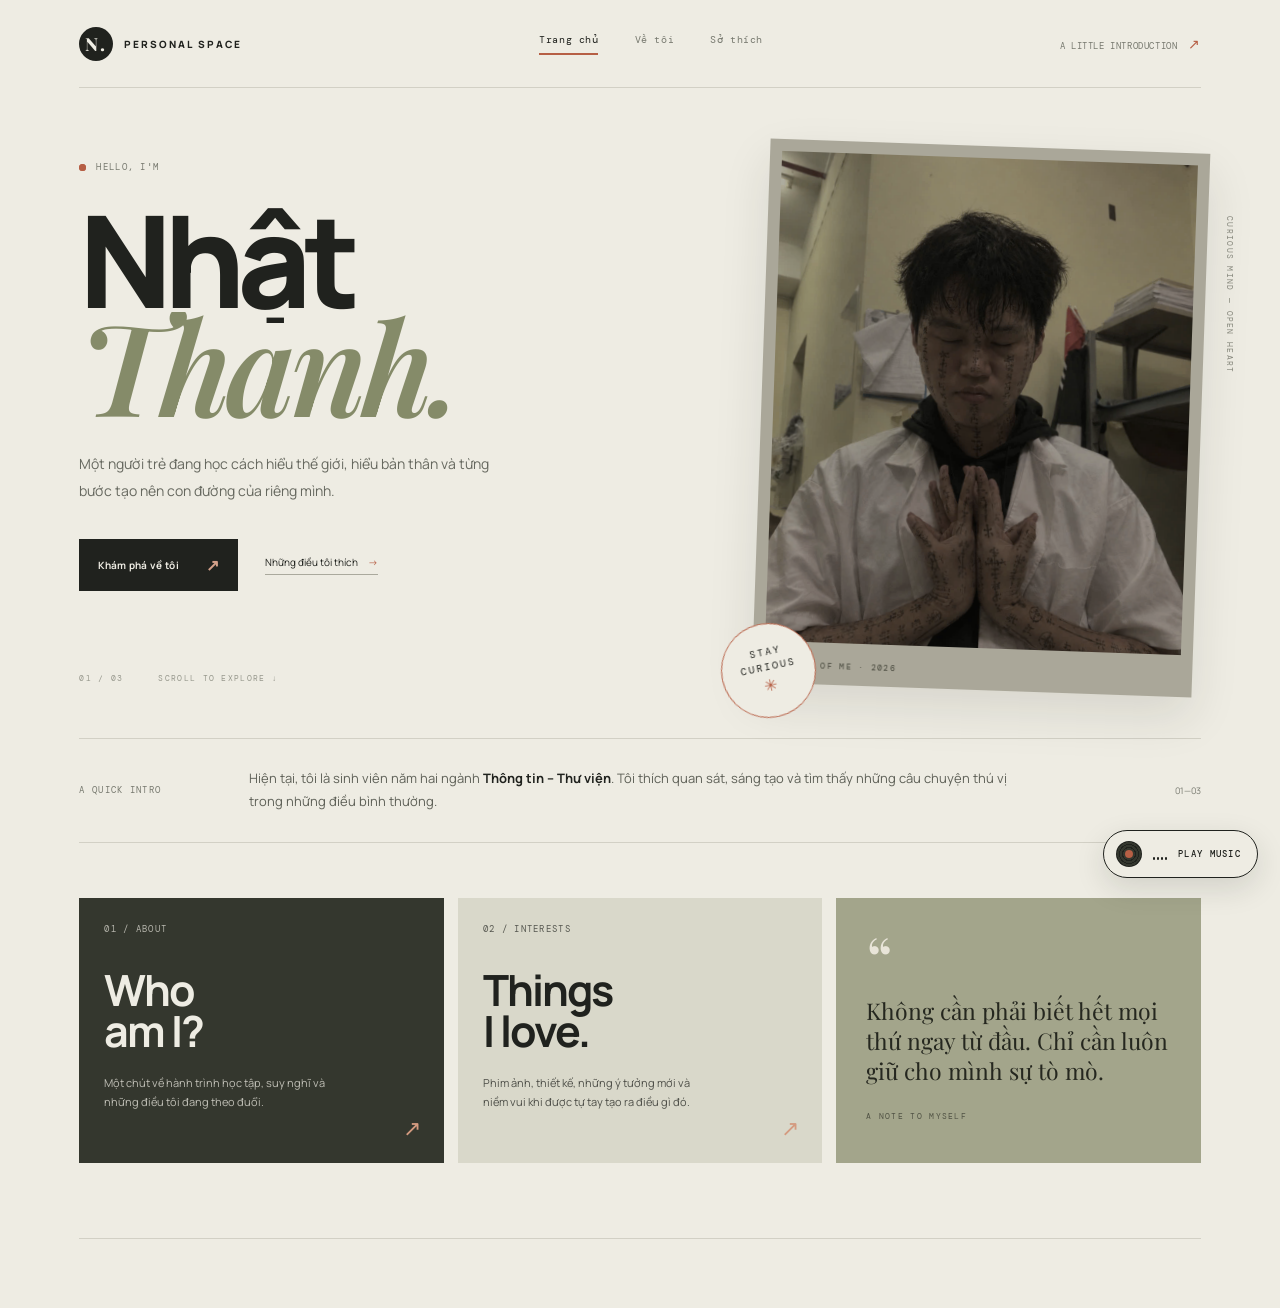
<file: index.html>
<!DOCTYPE html>
<html lang="vi">
<head>
  <meta charset="UTF-8">
  <meta name="viewport" content="width=device-width, initial-scale=1.0">
  <meta name="description" content="Một góc nhỏ giới thiệu về Nhật Thanh.">
  <title>Nhật Thanh — Personal Space</title>
  <link rel="preconnect" href="https://fonts.googleapis.com">
  <link rel="preconnect" href="https://fonts.gstatic.com" crossorigin>
  <link href="https://fonts.googleapis.com/css2?family=DM+Mono:wght@400;500&family=Manrope:wght@400;500;600;700;800&family=Playfair+Display:ital,wght@0,600;0,700;1,600&display=swap" rel="stylesheet">
  <link rel="stylesheet" href="style.css">
  <link rel="stylesheet" href="motion.css">
  <script>document.documentElement.classList.add("motion");setTimeout(function(){document.documentElement.classList.add("is-ready")},2500)</script>
  <script src="motion.js" defer></script>
</head>
<body>
  <div class="site-shell">
    <header class="topbar">
      <a class="brand" href="index.html"><span class="brand-mark">N.</span><span>PERSONAL SPACE</span></a>
      <nav aria-label="Main navigation">
        <a class="active" href="index.html">Trang chủ</a>
        <a href="about.html">Về tôi</a>
        <a href="interests.html">Sở thích</a>
      </nav>
      <span class="top-note">A LITTLE INTRODUCTION <i>↗</i></span>
    </header>

    <main>
      <section class="hero">
        <div class="hero-copy">
          <p class="eyebrow"><span class="dot"></span> HELLO, I'M</p>
          <h1>Nhật<br><em>Thanh.</em></h1>
          <p class="hero-desc">Một người trẻ đang học cách hiểu thế giới, hiểu bản thân và từng bước tạo nên con đường của riêng mình.</p>
          <div class="hero-actions">
            <a class="button button-dark" href="about.html">Khám phá về tôi <span>↗</span></a>
            <a class="text-link" href="interests.html">Những điều tôi thích <span>→</span></a>
          </div>
          <div class="hero-index"><span>01 / 03</span><span>SCROLL TO EXPLORE ↓</span></div>
        </div>
        <div class="hero-visual">
          <div class="photo-frame">
            <img src="avatar.jpg" alt="Ảnh chân dung của Nhật Thanh">
            <span class="photo-tag">A FRAME OF ME · 2026</span>
          </div>
          <div class="vertical-note">CURIOUS MIND — OPEN HEART</div>
          <div class="circle-stamp">STAY<br>CURIOUS<span>✳</span></div>
        </div>
      </section>

      <section class="intro-strip">
        <span class="strip-label">A QUICK INTRO</span>
        <p>Hiện tại, tôi là sinh viên năm hai ngành <strong>Thông tin – Thư viện</strong>. Tôi thích quan sát, sáng tạo và tìm thấy những câu chuyện thú vị trong những điều bình thường.</p>
        <span class="strip-number">01—03</span>
      </section>

      <section class="preview-grid">
        <a class="preview-card" href="about.html">
          <span class="card-number">01 / ABOUT</span>
          <h2>Who<br>am I?</h2>
          <p>Một chút về hành trình học tập, suy nghĩ và những điều tôi đang theo đuổi.</p>
          <span class="card-arrow">↗</span>
        </a>
        <a class="preview-card preview-card-light" href="interests.html">
          <span class="card-number">02 / INTERESTS</span>
          <h2>Things<br>I love.</h2>
          <p>Phim ảnh, thiết kế, những ý tưởng mới và niềm vui khi được tự tay tạo ra điều gì đó.</p>
          <span class="card-arrow">↗</span>
        </a>
        <div class="quote-card">
          <span class="quote-mark">“</span>
          <blockquote>Không cần phải biết hết mọi thứ ngay từ đầu. Chỉ cần luôn giữ cho mình sự tò mò.</blockquote>
          <span class="quote-credit">A NOTE TO MYSELF</span>
        </div>
      </section>
    </main>

    <footer><span>© 2026 NHẬT THANH</span><span>MADE WITH CURIOSITY <b>✳</b></span><a href="about.html">MORE ABOUT ME ↗</a></footer>
  </div>
</body>
</html>
</file>
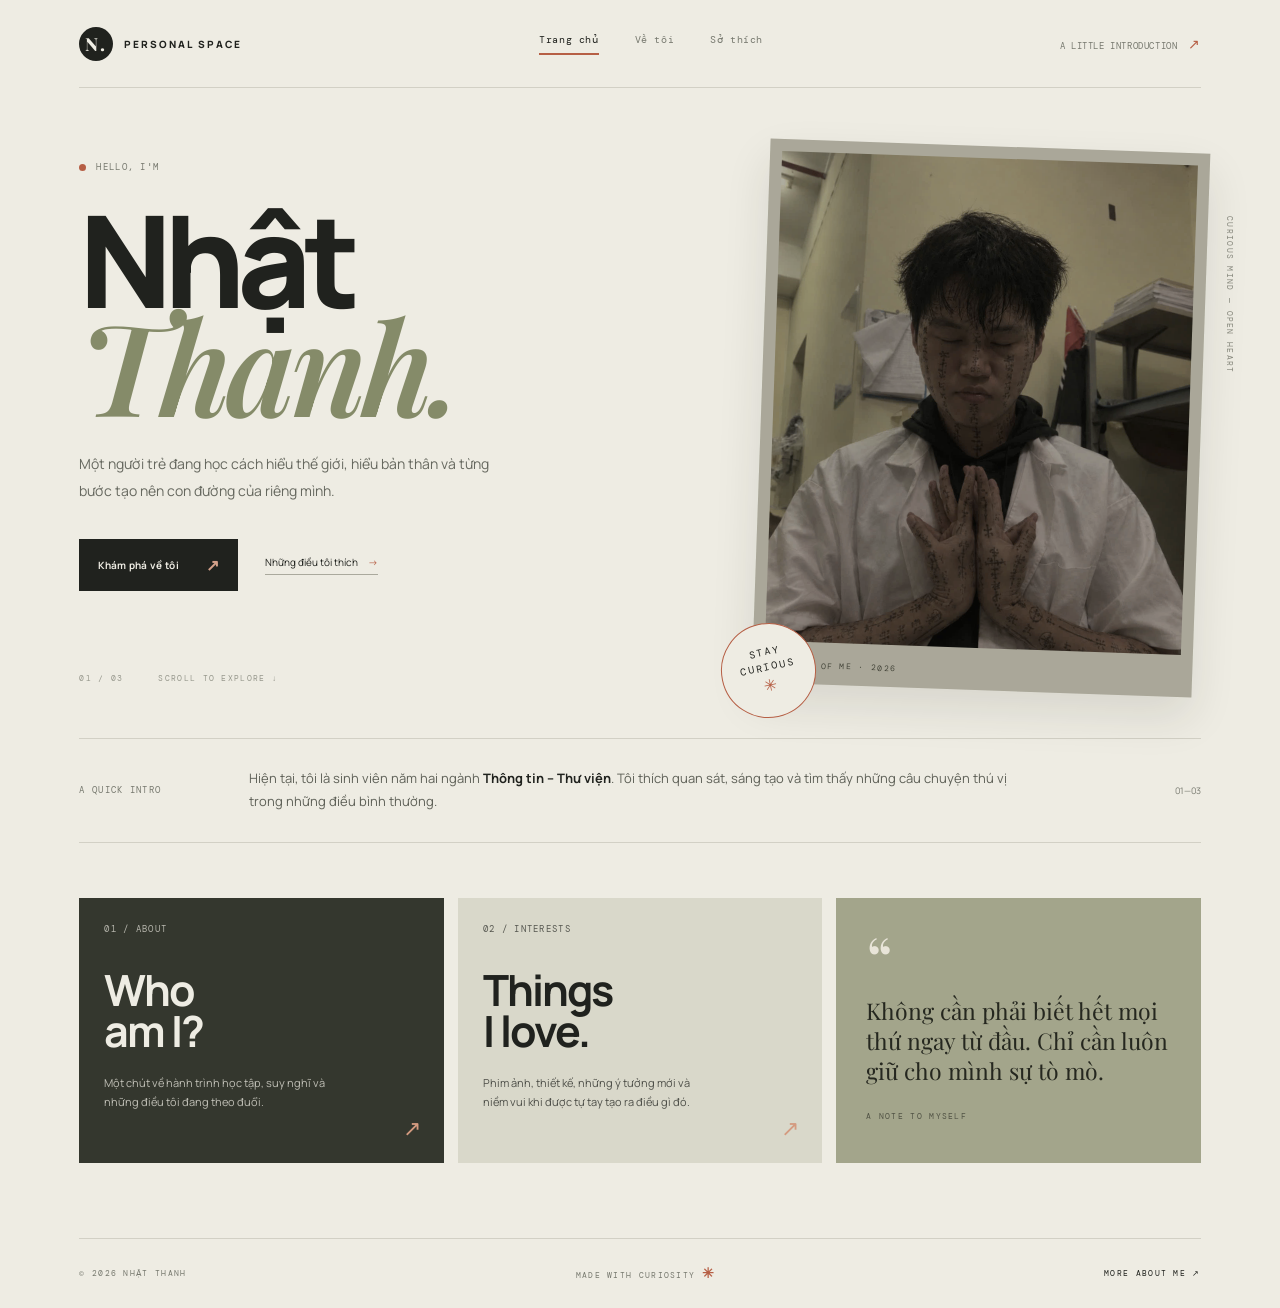
<file: nhat_thanh_personal_website/index.html>
<!DOCTYPE html>
<html lang="vi">
<head>
  <meta charset="UTF-8">
  <meta name="viewport" content="width=device-width, initial-scale=1.0">
  <meta name="description" content="Một góc nhỏ giới thiệu về Nhật Thanh.">
  <title>Nhật Thanh — Personal Space</title>
  <link rel="preconnect" href="https://fonts.googleapis.com">
  <link rel="preconnect" href="https://fonts.gstatic.com" crossorigin>
  <link href="https://fonts.googleapis.com/css2?family=DM+Mono:wght@400;500&family=Manrope:wght@400;500;600;700;800&family=Playfair+Display:ital,wght@0,600;0,700;1,600&display=swap" rel="stylesheet">
  <link rel="stylesheet" href="style.css">
</head>
<body>
  <div class="site-shell">
    <header class="topbar">
      <a class="brand" href="index.html"><span class="brand-mark">N.</span><span>PERSONAL SPACE</span></a>
      <nav aria-label="Main navigation">
        <a class="active" href="index.html">Trang chủ</a>
        <a href="about.html">Về tôi</a>
        <a href="interests.html">Sở thích</a>
      </nav>
      <span class="top-note">A LITTLE INTRODUCTION <i>↗</i></span>
    </header>

    <main>
      <section class="hero">
        <div class="hero-copy">
          <p class="eyebrow"><span class="dot"></span> HELLO, I'M</p>
          <h1>Nhật<br><em>Thanh.</em></h1>
          <p class="hero-desc">Một người trẻ đang học cách hiểu thế giới, hiểu bản thân và từng bước tạo nên con đường của riêng mình.</p>
          <div class="hero-actions">
            <a class="button button-dark" href="about.html">Khám phá về tôi <span>↗</span></a>
            <a class="text-link" href="interests.html">Những điều tôi thích <span>→</span></a>
          </div>
          <div class="hero-index"><span>01 / 03</span><span>SCROLL TO EXPLORE ↓</span></div>
        </div>
        <div class="hero-visual">
          <div class="photo-frame">
            <img src="avatar.jpg" alt="Ảnh chân dung của Nhật Thanh">
            <span class="photo-tag">A FRAME OF ME · 2026</span>
          </div>
          <div class="vertical-note">CURIOUS MIND — OPEN HEART</div>
          <div class="circle-stamp">STAY<br>CURIOUS<span>✳</span></div>
        </div>
      </section>

      <section class="intro-strip">
        <span class="strip-label">A QUICK INTRO</span>
        <p>Hiện tại, tôi là sinh viên năm hai ngành <strong>Thông tin – Thư viện</strong>. Tôi thích quan sát, sáng tạo và tìm thấy những câu chuyện thú vị trong những điều bình thường.</p>
        <span class="strip-number">01—03</span>
      </section>

      <section class="preview-grid">
        <a class="preview-card" href="about.html">
          <span class="card-number">01 / ABOUT</span>
          <h2>Who<br>am I?</h2>
          <p>Một chút về hành trình học tập, suy nghĩ và những điều tôi đang theo đuổi.</p>
          <span class="card-arrow">↗</span>
        </a>
        <a class="preview-card preview-card-light" href="interests.html">
          <span class="card-number">02 / INTERESTS</span>
          <h2>Things<br>I love.</h2>
          <p>Phim ảnh, thiết kế, những ý tưởng mới và niềm vui khi được tự tay tạo ra điều gì đó.</p>
          <span class="card-arrow">↗</span>
        </a>
        <div class="quote-card">
          <span class="quote-mark">“</span>
          <blockquote>Không cần phải biết hết mọi thứ ngay từ đầu. Chỉ cần luôn giữ cho mình sự tò mò.</blockquote>
          <span class="quote-credit">A NOTE TO MYSELF</span>
        </div>
      </section>
    </main>

    <footer><span>© 2026 NHẬT THANH</span><span>MADE WITH CURIOSITY <b>✳</b></span><a href="about.html">MORE ABOUT ME ↗</a></footer>
  </div>
</body>
</html>
</file>
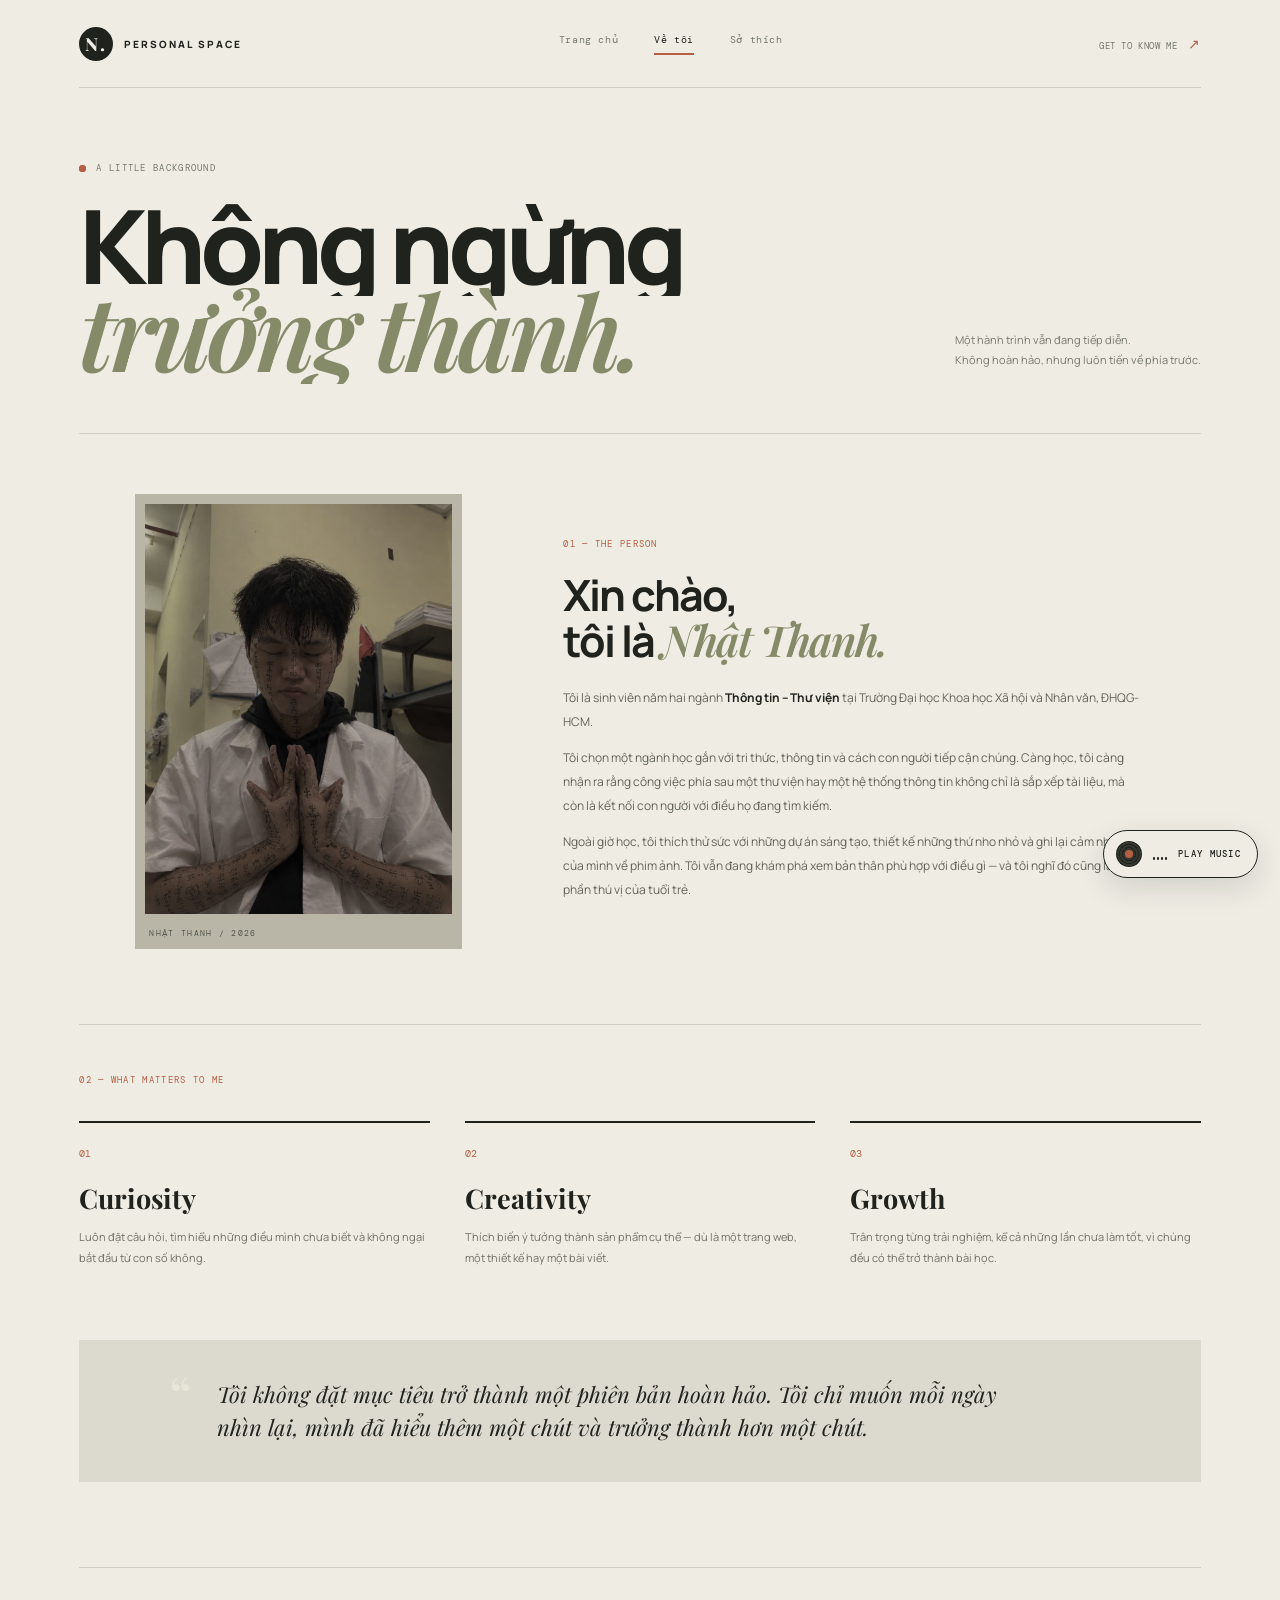
<file: about.html>
<!DOCTYPE html>
<html lang="vi">
<head>
  <meta charset="UTF-8"><meta name="viewport" content="width=device-width, initial-scale=1.0">
  <title>Về tôi — Nhật Thanh</title>
  <link rel="preconnect" href="https://fonts.googleapis.com"><link rel="preconnect" href="https://fonts.gstatic.com" crossorigin>
  <link href="https://fonts.googleapis.com/css2?family=DM+Mono:wght@400;500&family=Manrope:wght@400;500;600;700;800&family=Playfair+Display:ital,wght@0,600;0,700;1,600&display=swap" rel="stylesheet">
  <link rel="stylesheet" href="style.css">
  <link rel="stylesheet" href="motion.css">
  <script>document.documentElement.classList.add("motion");setTimeout(function(){document.documentElement.classList.add("is-ready")},2500)</script>
  <script src="motion.js" defer></script>
</head>
<body>
<div class="site-shell">
  <header class="topbar">
    <a class="brand" href="index.html"><span class="brand-mark">N.</span><span>PERSONAL SPACE</span></a>
    <nav><a href="index.html">Trang chủ</a><a class="active" href="about.html">Về tôi</a><a href="interests.html">Sở thích</a></nav>
    <span class="top-note">GET TO KNOW ME <i>↗</i></span>
  </header>
  <main class="inner-page">
    <div class="page-heading"><p class="eyebrow"><span class="dot"></span> A LITTLE BACKGROUND</p><h1>Không ngừng<br><em>trưởng thành.</em></h1><p class="heading-side">Một hành trình vẫn đang tiếp diễn.<br>Không hoàn hảo, nhưng luôn tiến về phía trước.</p></div>
    <section class="about-layout">
      <div class="about-photo"><img src="avatar.jpg" alt="Chân dung Nhật Thanh"><span>NHẬT THANH / 2026</span></div>
      <div class="about-text">
        <p class="section-kicker">01 — THE PERSON</p>
        <h2>Xin chào,<br>tôi là <em>Nhật Thanh.</em></h2>
        <p>Tôi là sinh viên năm hai ngành <strong>Thông tin – Thư viện</strong> tại Trường Đại học Khoa học Xã hội và Nhân văn, ĐHQG-HCM.</p>
        <p>Tôi chọn một ngành học gắn với tri thức, thông tin và cách con người tiếp cận chúng. Càng học, tôi càng nhận ra rằng công việc phía sau một thư viện hay một hệ thống thông tin không chỉ là sắp xếp tài liệu, mà còn là kết nối con người với điều họ đang tìm kiếm.</p>
        <p>Ngoài giờ học, tôi thích thử sức với những dự án sáng tạo, thiết kế những thứ nho nhỏ và ghi lại cảm nhận của mình về phim ảnh. Tôi vẫn đang khám phá xem bản thân phù hợp với điều gì — và tôi nghĩ đó cũng là một phần thú vị của tuổi trẻ.</p>
      </div>
    </section>
    <section class="values-section">
      <p class="section-kicker">02 — WHAT MATTERS TO ME</p>
      <div class="values-grid">
        <article><span>01</span><h3>Curiosity</h3><p>Luôn đặt câu hỏi, tìm hiểu những điều mình chưa biết và không ngại bắt đầu từ con số không.</p></article>
        <article><span>02</span><h3>Creativity</h3><p>Thích biến ý tưởng thành sản phẩm cụ thể — dù là một trang web, một thiết kế hay một bài viết.</p></article>
        <article><span>03</span><h3>Growth</h3><p>Trân trọng từng trải nghiệm, kể cả những lần chưa làm tốt, vì chúng đều có thể trở thành bài học.</p></article>
      </div>
    </section>
    <section class="closing-note"><span class="quote-mark">“</span><p>Tôi không đặt mục tiêu trở thành một phiên bản hoàn hảo. Tôi chỉ muốn mỗi ngày nhìn lại, mình đã hiểu thêm một chút và trưởng thành hơn một chút.</p></section>
  </main>
  <footer><span>© 2026 NHẬT THANH</span><span>MADE WITH CURIOSITY <b>✳</b></span><a href="interests.html">NEXT: INTERESTS ↗</a></footer>
</div>
</body></html>
</file>
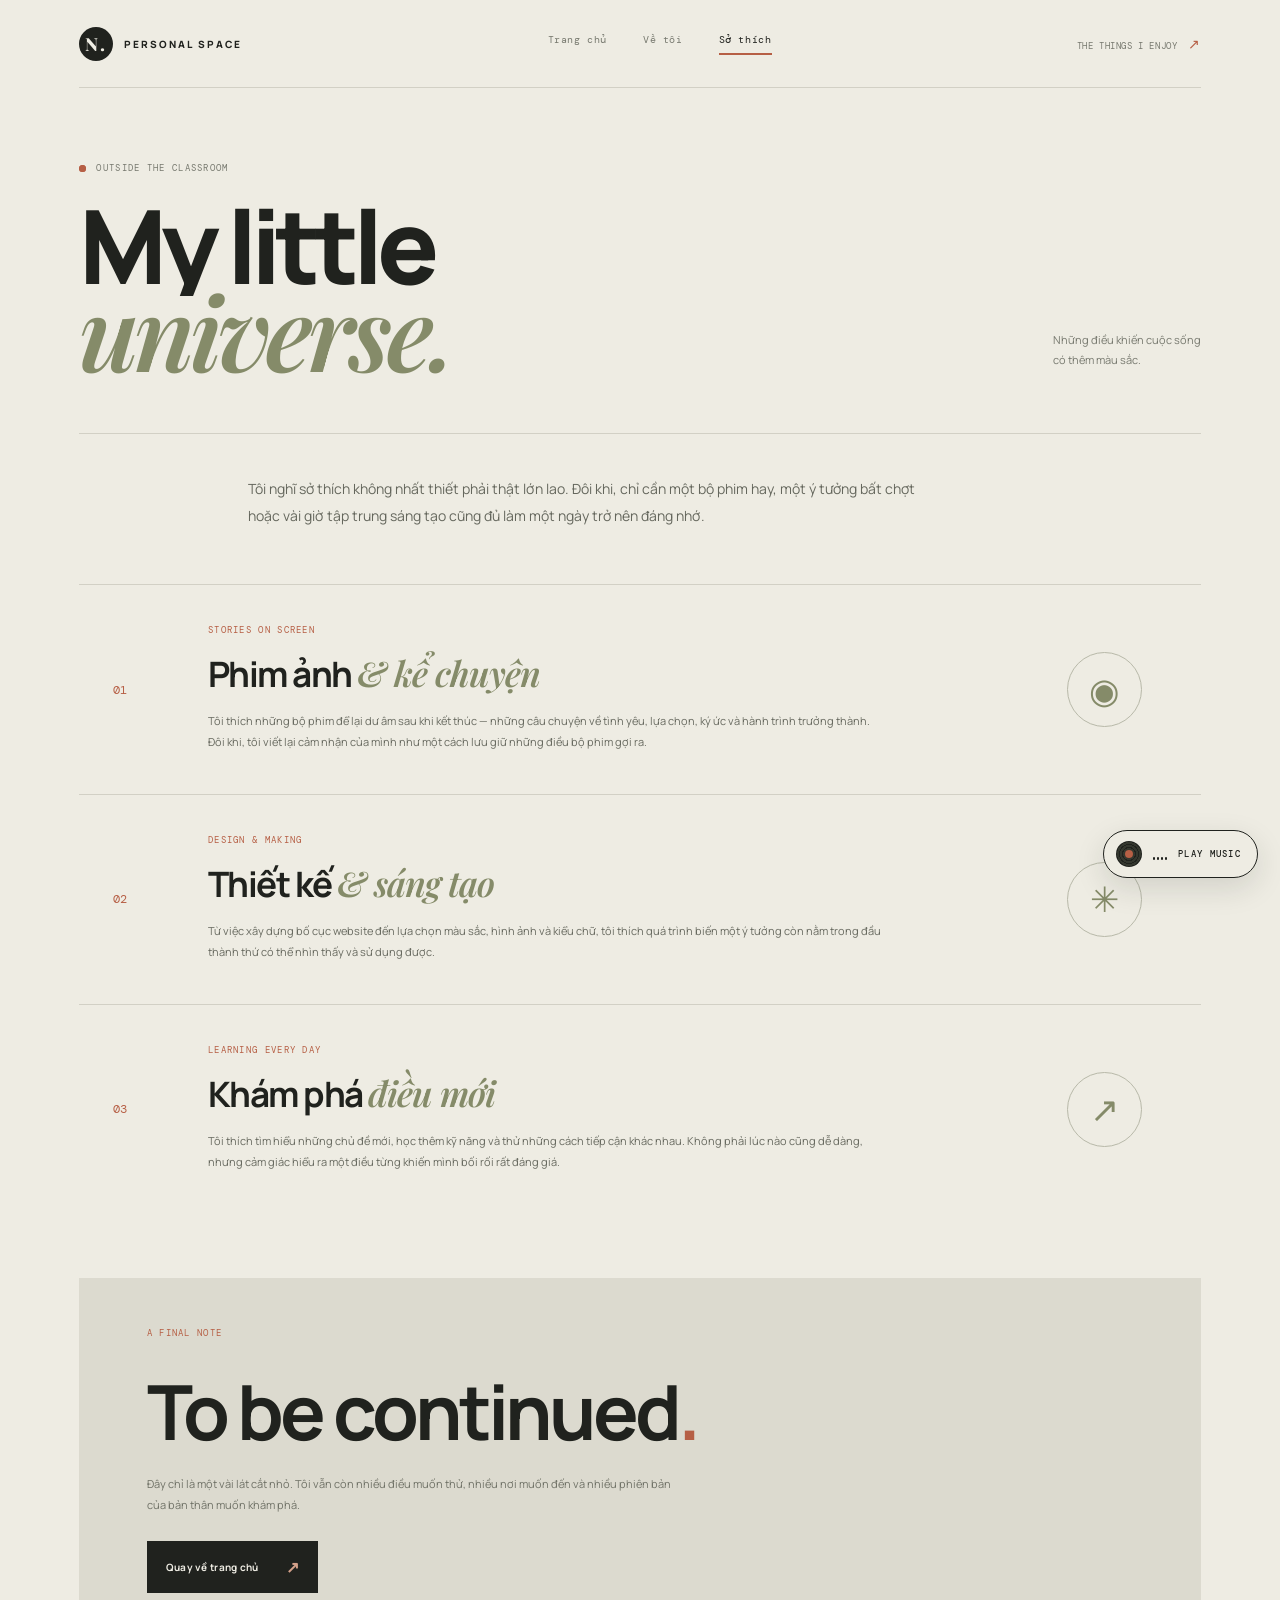
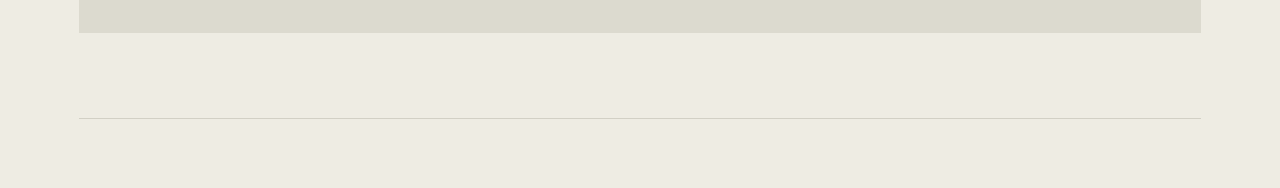
<file: interests.html>
<!DOCTYPE html>
<html lang="vi">
<head>
  <meta charset="UTF-8"><meta name="viewport" content="width=device-width, initial-scale=1.0">
  <title>Sở thích — Nhật Thanh</title>
  <link rel="preconnect" href="https://fonts.googleapis.com"><link rel="preconnect" href="https://fonts.gstatic.com" crossorigin>
  <link href="https://fonts.googleapis.com/css2?family=DM+Mono:wght@400;500&family=Manrope:wght@400;500;600;700;800&family=Playfair+Display:ital,wght@0,600;0,700;1,600&display=swap" rel="stylesheet">
  <link rel="stylesheet" href="style.css">
  <link rel="stylesheet" href="motion.css">
  <script>document.documentElement.classList.add("motion");setTimeout(function(){document.documentElement.classList.add("is-ready")},2500)</script>
  <script src="motion.js" defer></script>
</head>
<body>
<div class="site-shell">
  <header class="topbar">
    <a class="brand" href="index.html"><span class="brand-mark">N.</span><span>PERSONAL SPACE</span></a>
    <nav><a href="index.html">Trang chủ</a><a href="about.html">Về tôi</a><a class="active" href="interests.html">Sở thích</a></nav>
    <span class="top-note">THE THINGS I ENJOY <i>↗</i></span>
  </header>
  <main class="inner-page interests-page">
    <div class="page-heading"><p class="eyebrow"><span class="dot"></span> OUTSIDE THE CLASSROOM</p><h1>My little<br><em>universe.</em></h1><p class="heading-side">Những điều khiến cuộc sống<br>có thêm màu sắc.</p></div>
    <p class="interests-lead">Tôi nghĩ sở thích không nhất thiết phải thật lớn lao. Đôi khi, chỉ cần một bộ phim hay, một ý tưởng bất chợt hoặc vài giờ tập trung sáng tạo cũng đủ làm một ngày trở nên đáng nhớ.</p>
    <section class="interest-list">
      <article class="interest-item">
        <div class="interest-no">01</div><div class="interest-main"><p class="section-kicker">STORIES ON SCREEN</p><h2>Phim ảnh <em>& kể chuyện</em></h2><p>Tôi thích những bộ phim để lại dư âm sau khi kết thúc — những câu chuyện về tình yêu, lựa chọn, ký ức và hành trình trưởng thành. Đôi khi, tôi viết lại cảm nhận của mình như một cách lưu giữ những điều bộ phim gợi ra.</p></div><div class="interest-symbol">◉</div>
      </article>
      <article class="interest-item">
        <div class="interest-no">02</div><div class="interest-main"><p class="section-kicker">DESIGN & MAKING</p><h2>Thiết kế <em>& sáng tạo</em></h2><p>Từ việc xây dựng bố cục website đến lựa chọn màu sắc, hình ảnh và kiểu chữ, tôi thích quá trình biến một ý tưởng còn nằm trong đầu thành thứ có thể nhìn thấy và sử dụng được.</p></div><div class="interest-symbol">✳</div>
      </article>
      <article class="interest-item">
        <div class="interest-no">03</div><div class="interest-main"><p class="section-kicker">LEARNING EVERY DAY</p><h2>Khám phá <em>điều mới</em></h2><p>Tôi thích tìm hiểu những chủ đề mới, học thêm kỹ năng và thử những cách tiếp cận khác nhau. Không phải lúc nào cũng dễ dàng, nhưng cảm giác hiểu ra một điều từng khiến mình bối rối rất đáng giá.</p></div><div class="interest-symbol">↗</div>
      </article>
    </section>
    <section class="last-word"><p class="section-kicker">A FINAL NOTE</p><h2>To be continued<span>.</span></h2><p>Đây chỉ là một vài lát cắt nhỏ. Tôi vẫn còn nhiều điều muốn thử, nhiều nơi muốn đến và nhiều phiên bản của bản thân muốn khám phá.</p><a class="button button-dark" href="index.html">Quay về trang chủ <span>↗</span></a></section>
  </main>
  <footer><span>© 2026 NHẬT THANH</span><span>MADE WITH CURIOSITY <b>✳</b></span><a href="index.html">BACK TO HOME ↗</a></footer>
</div>
</body></html>
</file>
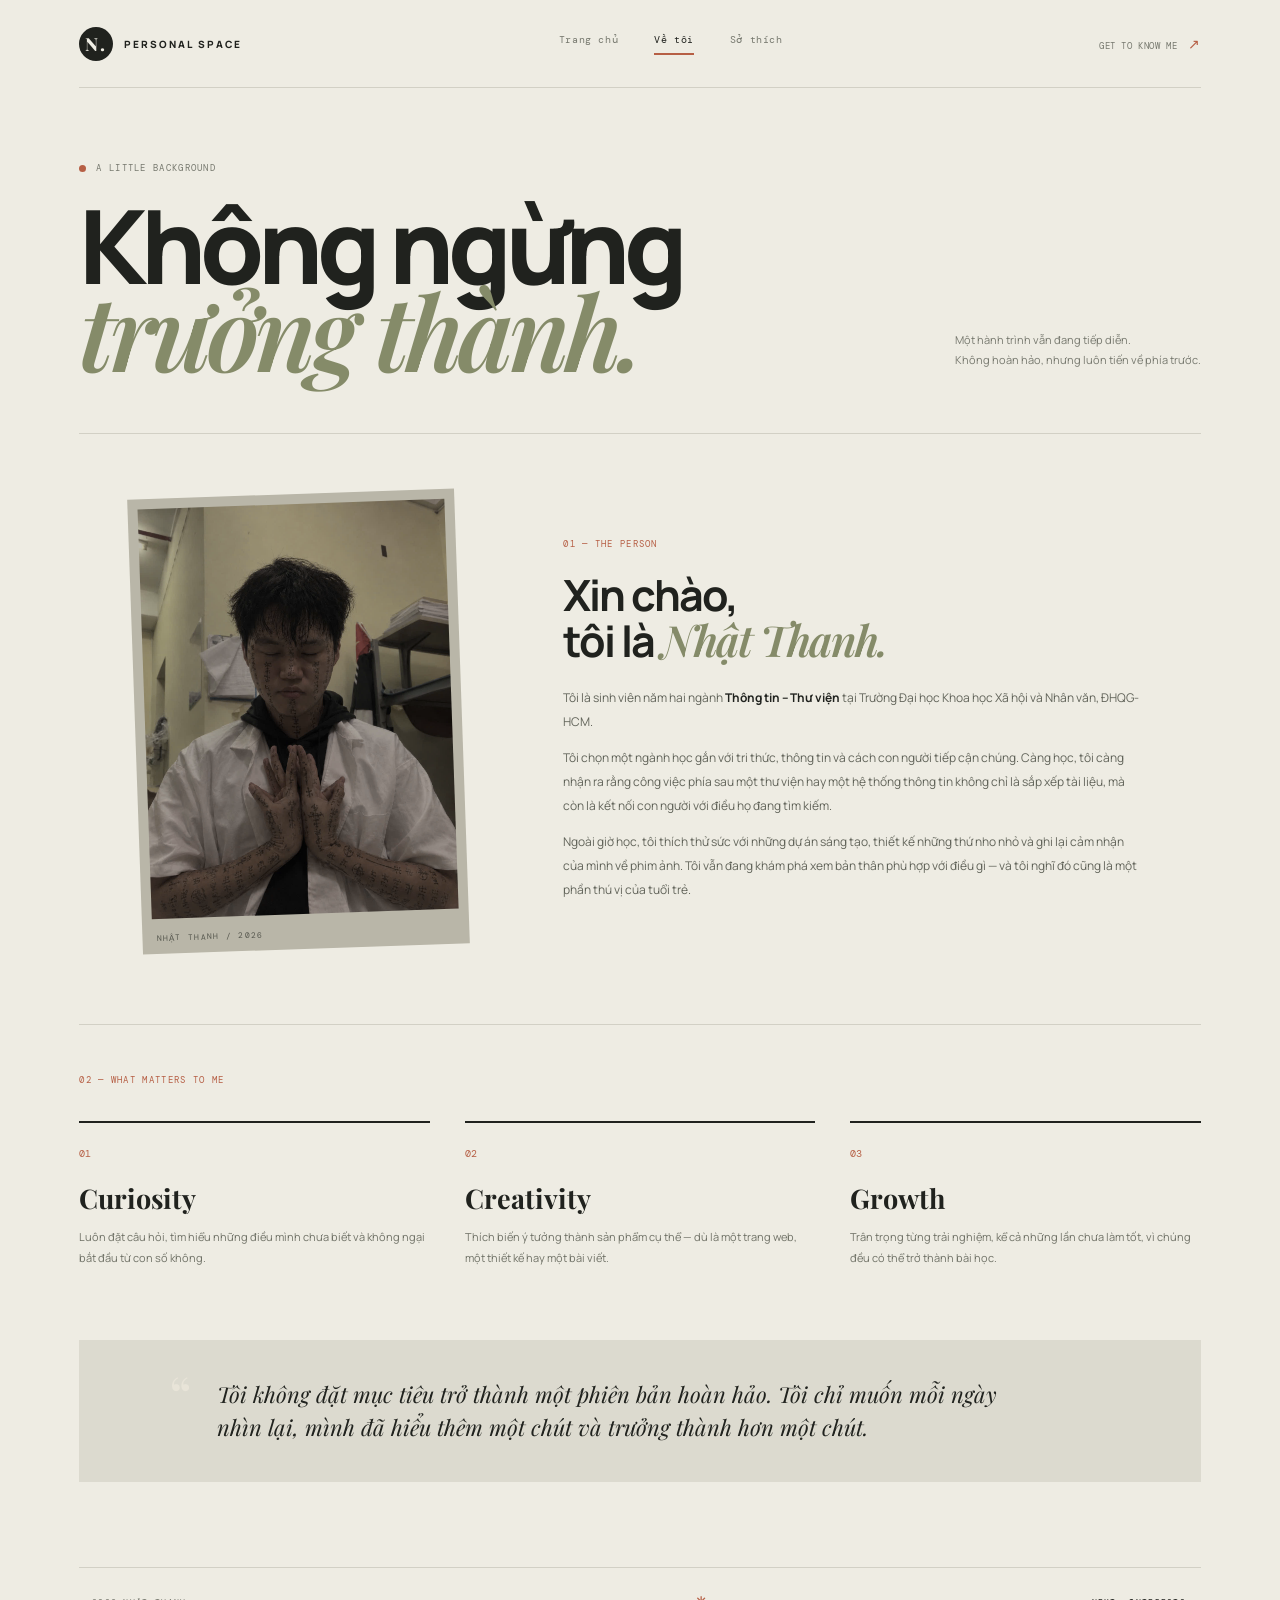
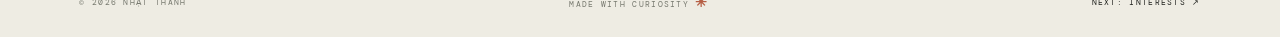
<file: nhat_thanh_personal_website/about.html>
<!DOCTYPE html>
<html lang="vi">
<head>
  <meta charset="UTF-8"><meta name="viewport" content="width=device-width, initial-scale=1.0">
  <title>Về tôi — Nhật Thanh</title>
  <link rel="preconnect" href="https://fonts.googleapis.com"><link rel="preconnect" href="https://fonts.gstatic.com" crossorigin>
  <link href="https://fonts.googleapis.com/css2?family=DM+Mono:wght@400;500&family=Manrope:wght@400;500;600;700;800&family=Playfair+Display:ital,wght@0,600;0,700;1,600&display=swap" rel="stylesheet">
  <link rel="stylesheet" href="style.css">
</head>
<body>
<div class="site-shell">
  <header class="topbar">
    <a class="brand" href="index.html"><span class="brand-mark">N.</span><span>PERSONAL SPACE</span></a>
    <nav><a href="index.html">Trang chủ</a><a class="active" href="about.html">Về tôi</a><a href="interests.html">Sở thích</a></nav>
    <span class="top-note">GET TO KNOW ME <i>↗</i></span>
  </header>
  <main class="inner-page">
    <div class="page-heading"><p class="eyebrow"><span class="dot"></span> A LITTLE BACKGROUND</p><h1>Không ngừng<br><em>trưởng thành.</em></h1><p class="heading-side">Một hành trình vẫn đang tiếp diễn.<br>Không hoàn hảo, nhưng luôn tiến về phía trước.</p></div>
    <section class="about-layout">
      <div class="about-photo"><img src="avatar.jpg" alt="Chân dung Nhật Thanh"><span>NHẬT THANH / 2026</span></div>
      <div class="about-text">
        <p class="section-kicker">01 — THE PERSON</p>
        <h2>Xin chào,<br>tôi là <em>Nhật Thanh.</em></h2>
        <p>Tôi là sinh viên năm hai ngành <strong>Thông tin – Thư viện</strong> tại Trường Đại học Khoa học Xã hội và Nhân văn, ĐHQG-HCM.</p>
        <p>Tôi chọn một ngành học gắn với tri thức, thông tin và cách con người tiếp cận chúng. Càng học, tôi càng nhận ra rằng công việc phía sau một thư viện hay một hệ thống thông tin không chỉ là sắp xếp tài liệu, mà còn là kết nối con người với điều họ đang tìm kiếm.</p>
        <p>Ngoài giờ học, tôi thích thử sức với những dự án sáng tạo, thiết kế những thứ nho nhỏ và ghi lại cảm nhận của mình về phim ảnh. Tôi vẫn đang khám phá xem bản thân phù hợp với điều gì — và tôi nghĩ đó cũng là một phần thú vị của tuổi trẻ.</p>
      </div>
    </section>
    <section class="values-section">
      <p class="section-kicker">02 — WHAT MATTERS TO ME</p>
      <div class="values-grid">
        <article><span>01</span><h3>Curiosity</h3><p>Luôn đặt câu hỏi, tìm hiểu những điều mình chưa biết và không ngại bắt đầu từ con số không.</p></article>
        <article><span>02</span><h3>Creativity</h3><p>Thích biến ý tưởng thành sản phẩm cụ thể — dù là một trang web, một thiết kế hay một bài viết.</p></article>
        <article><span>03</span><h3>Growth</h3><p>Trân trọng từng trải nghiệm, kể cả những lần chưa làm tốt, vì chúng đều có thể trở thành bài học.</p></article>
      </div>
    </section>
    <section class="closing-note"><span class="quote-mark">“</span><p>Tôi không đặt mục tiêu trở thành một phiên bản hoàn hảo. Tôi chỉ muốn mỗi ngày nhìn lại, mình đã hiểu thêm một chút và trưởng thành hơn một chút.</p></section>
  </main>
  <footer><span>© 2026 NHẬT THANH</span><span>MADE WITH CURIOSITY <b>✳</b></span><a href="interests.html">NEXT: INTERESTS ↗</a></footer>
</div>
</body></html>
</file>
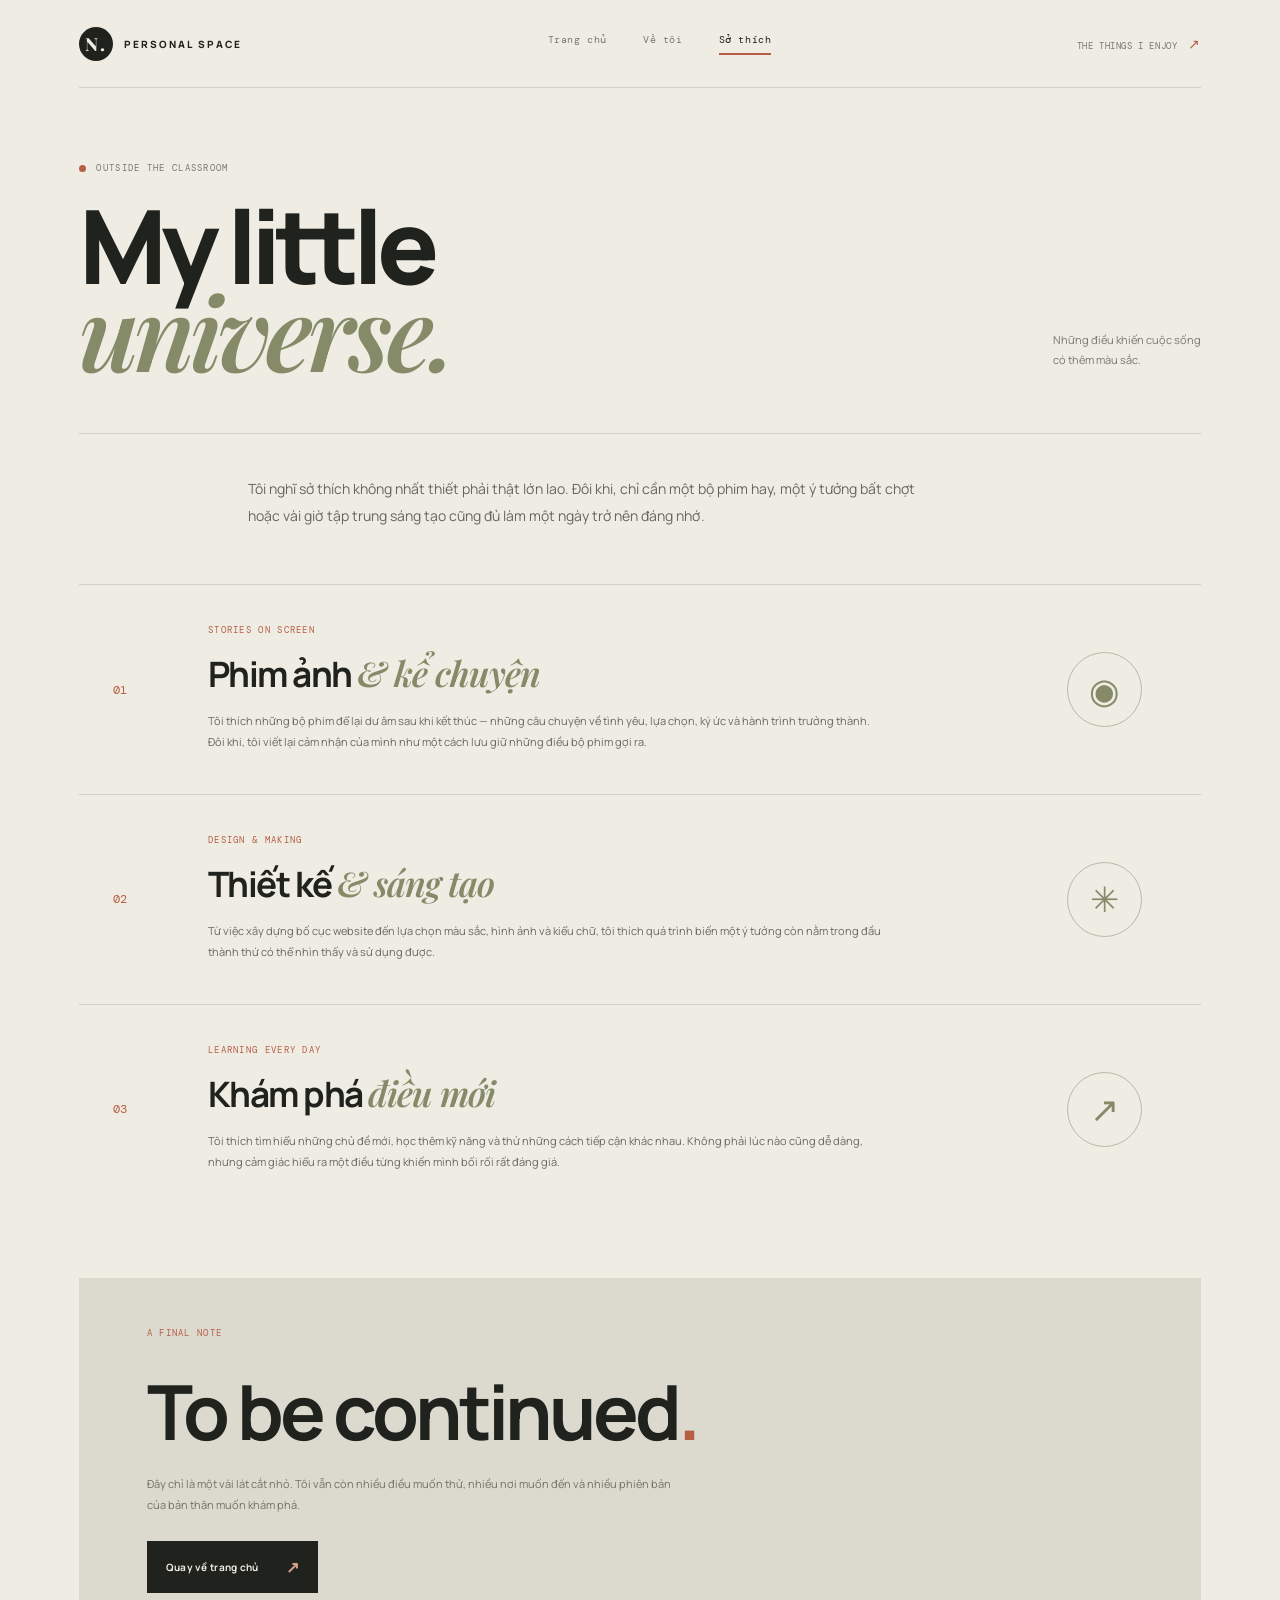
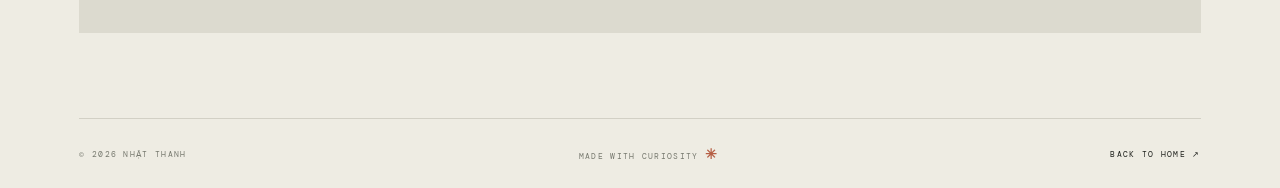
<file: nhat_thanh_personal_website/interests.html>
<!DOCTYPE html>
<html lang="vi">
<head>
  <meta charset="UTF-8"><meta name="viewport" content="width=device-width, initial-scale=1.0">
  <title>Sở thích — Nhật Thanh</title>
  <link rel="preconnect" href="https://fonts.googleapis.com"><link rel="preconnect" href="https://fonts.gstatic.com" crossorigin>
  <link href="https://fonts.googleapis.com/css2?family=DM+Mono:wght@400;500&family=Manrope:wght@400;500;600;700;800&family=Playfair+Display:ital,wght@0,600;0,700;1,600&display=swap" rel="stylesheet">
  <link rel="stylesheet" href="style.css">
</head>
<body>
<div class="site-shell">
  <header class="topbar">
    <a class="brand" href="index.html"><span class="brand-mark">N.</span><span>PERSONAL SPACE</span></a>
    <nav><a href="index.html">Trang chủ</a><a href="about.html">Về tôi</a><a class="active" href="interests.html">Sở thích</a></nav>
    <span class="top-note">THE THINGS I ENJOY <i>↗</i></span>
  </header>
  <main class="inner-page interests-page">
    <div class="page-heading"><p class="eyebrow"><span class="dot"></span> OUTSIDE THE CLASSROOM</p><h1>My little<br><em>universe.</em></h1><p class="heading-side">Những điều khiến cuộc sống<br>có thêm màu sắc.</p></div>
    <p class="interests-lead">Tôi nghĩ sở thích không nhất thiết phải thật lớn lao. Đôi khi, chỉ cần một bộ phim hay, một ý tưởng bất chợt hoặc vài giờ tập trung sáng tạo cũng đủ làm một ngày trở nên đáng nhớ.</p>
    <section class="interest-list">
      <article class="interest-item">
        <div class="interest-no">01</div><div class="interest-main"><p class="section-kicker">STORIES ON SCREEN</p><h2>Phim ảnh <em>& kể chuyện</em></h2><p>Tôi thích những bộ phim để lại dư âm sau khi kết thúc — những câu chuyện về tình yêu, lựa chọn, ký ức và hành trình trưởng thành. Đôi khi, tôi viết lại cảm nhận của mình như một cách lưu giữ những điều bộ phim gợi ra.</p></div><div class="interest-symbol">◉</div>
      </article>
      <article class="interest-item">
        <div class="interest-no">02</div><div class="interest-main"><p class="section-kicker">DESIGN & MAKING</p><h2>Thiết kế <em>& sáng tạo</em></h2><p>Từ việc xây dựng bố cục website đến lựa chọn màu sắc, hình ảnh và kiểu chữ, tôi thích quá trình biến một ý tưởng còn nằm trong đầu thành thứ có thể nhìn thấy và sử dụng được.</p></div><div class="interest-symbol">✳</div>
      </article>
      <article class="interest-item">
        <div class="interest-no">03</div><div class="interest-main"><p class="section-kicker">LEARNING EVERY DAY</p><h2>Khám phá <em>điều mới</em></h2><p>Tôi thích tìm hiểu những chủ đề mới, học thêm kỹ năng và thử những cách tiếp cận khác nhau. Không phải lúc nào cũng dễ dàng, nhưng cảm giác hiểu ra một điều từng khiến mình bối rối rất đáng giá.</p></div><div class="interest-symbol">↗</div>
      </article>
    </section>
    <section class="last-word"><p class="section-kicker">A FINAL NOTE</p><h2>To be continued<span>.</span></h2><p>Đây chỉ là một vài lát cắt nhỏ. Tôi vẫn còn nhiều điều muốn thử, nhiều nơi muốn đến và nhiều phiên bản của bản thân muốn khám phá.</p><a class="button button-dark" href="index.html">Quay về trang chủ <span>↗</span></a></section>
  </main>
  <footer><span>© 2026 NHẬT THANH</span><span>MADE WITH CURIOSITY <b>✳</b></span><a href="index.html">BACK TO HOME ↗</a></footer>
</div>
</body></html>
</file>
<file: style.css>
*{box-sizing:border-box} :root{--ink:#20221e;--muted:#77796f;--paper:#eeece3;--line:#d2d0c5;--olive:#858b69;--accent:#b65f45}
html{scroll-behavior:smooth}body{margin:0;background:#d9d8ce;color:var(--ink);font-family:Manrope,Arial,sans-serif}.site-shell{max-width:1440px;min-height:100vh;margin:auto;background:var(--paper);padding:0 6.2%;overflow:hidden}.topbar{height:88px;display:flex;align-items:center;justify-content:space-between;border-bottom:1px solid var(--line);gap:20px}.brand{display:flex;align-items:center;gap:11px;text-decoration:none;color:var(--ink);font-size:10px;font-weight:800;letter-spacing:2px}.brand-mark{width:34px;height:34px;display:grid;place-items:center;background:var(--ink);color:var(--paper);font-family:"Playfair Display",serif;font-size:18px;border-radius:50%}nav{display:flex;gap:36px}nav a,.top-note{font-family:"DM Mono",monospace;font-size:10px;letter-spacing:.6px;color:var(--muted);text-decoration:none}nav a.active,nav a:hover{color:var(--ink)}nav a.active:after{content:"";display:block;height:2px;background:var(--accent);margin-top:7px}.top-note{font-size:9px}.top-note i{color:var(--accent);font-style:normal;font-size:14px;margin-left:5px}.hero{display:grid;grid-template-columns:1fr .9fr;min-height:650px;align-items:center;padding:54px 0 45px;gap:8%}.eyebrow,.section-kicker,.card-number,.strip-label,.hero-index,.photo-tag,.vertical-note,.quote-credit,footer,.about-photo span{font-family:"DM Mono",monospace;letter-spacing:1.3px;font-size:9px}.eyebrow{display:flex;align-items:center;gap:10px;color:var(--muted)}.dot{width:7px;height:7px;border-radius:50%;background:var(--accent);display:inline-block}.hero h1,.page-heading h1{font-size:clamp(76px,10vw,142px);line-height:.82;letter-spacing:-8px;margin:34px 0 30px;font-weight:800}.hero h1 em,.page-heading h1 em,.about-text h2 em,.interest-main h2 em{font-family:"Playfair Display",serif;font-weight:600;color:var(--olive);letter-spacing:-5px}.hero-desc{max-width:440px;color:#66685f;line-height:1.9;font-size:14px}.hero-actions{display:flex;align-items:center;gap:27px;margin-top:34px}.button{display:inline-flex;align-items:center;gap:27px;padding:15px 19px;text-decoration:none;font-size:10px;font-weight:700;letter-spacing:.3px}.button-dark{background:var(--ink);color:var(--paper)}.button span{font-size:16px;color:#d4a18a}.text-link{font-size:10px;text-decoration:none;color:var(--ink);border-bottom:1px solid #aaa99d;padding-bottom:5px}.text-link span{color:var(--accent);padding-left:8px}.hero-index{display:flex;gap:35px;color:#96978c;margin-top:82px;font-size:8px}.hero-visual{position:relative;max-width:440px;margin-left:auto;width:100%}.photo-frame{position:relative;background:#b8b5a7;padding:12px 12px 42px;transform:rotate(2deg);box-shadow:0 20px 45px #24251b1c}.photo-frame:before{content:"";position:absolute;inset:0;background:#3b3b2b1c;z-index:1;pointer-events:none}.photo-frame img{display:block;width:100%;height:490px;object-fit:cover;object-position:center 28%;filter:saturate(.72) contrast(1.03)}.photo-tag{position:absolute;bottom:14px;left:18px;color:#45463c;font-size:8px}.vertical-note{position:absolute;right:-34px;top:70px;writing-mode:vertical-rl;color:#88897e;font-size:8px}.circle-stamp{position:absolute;bottom:-28px;left:-40px;width:95px;height:95px;border:1px solid var(--accent);border-radius:50%;display:grid;place-content:center;text-align:center;font-family:"DM Mono",monospace;font-size:10px;line-height:1.5;letter-spacing:2px;background:var(--paper);transform:rotate(-12deg)}.circle-stamp span{color:var(--accent);font-size:16px}.intro-strip{border-top:1px solid var(--line);border-bottom:1px solid var(--line);padding:28px 0;display:grid;grid-template-columns:150px 1fr 55px;align-items:center;gap:20px}.strip-label,.strip-number{color:var(--muted)}.intro-strip p{font-size:13px;line-height:1.8;max-width:760px;margin:0;color:#5e6057}.intro-strip strong{color:var(--ink)}.strip-number{text-align:right;font-size:9px}.preview-grid{display:grid;grid-template-columns:1fr 1fr 1fr;gap:14px;padding:55px 0 75px}.preview-card,.quote-card{min-height:265px;padding:25px;position:relative;text-decoration:none;color:var(--paper);background:#34372e;display:flex;flex-direction:column}.preview-card-light{background:#d9d8ca;color:var(--ink)}.card-number{opacity:.7}.preview-card h2{font-size:43px;line-height:.95;letter-spacing:-2px;margin:35px 0 12px}.preview-card p{font-size:11px;line-height:1.7;max-width:230px;opacity:.75}.card-arrow{position:absolute;right:23px;bottom:20px;font-size:22px;color:#d49b80}.quote-card{background:#a3a58b;color:#25271f;justify-content:center;padding:30px}.quote-mark{font-family:"Playfair Display",serif;font-size:65px;line-height:.6;color:#e8e4d8}.quote-card blockquote{font-family:"Playfair Display",serif;font-size:23px;line-height:1.3;margin:18px 0 25px}.quote-credit{font-size:8px;opacity:.65}footer{min-height:70px;border-top:1px solid var(--line);display:flex;align-items:center;justify-content:space-between;color:#77796f;font-size:8px}footer b{color:var(--accent);font-size:14px}footer a{color:var(--ink);text-decoration:none;font-size:8px}
.inner-page{padding:65px 0 85px}.page-heading{position:relative;padding-bottom:42px;border-bottom:1px solid var(--line)}.page-heading h1{font-size:clamp(68px,8vw,112px);margin:30px 0 15px;letter-spacing:-6px}.heading-side{position:absolute;right:0;bottom:52px;color:var(--muted);font-size:11px;line-height:1.8}.about-layout{display:grid;grid-template-columns:.72fr 1.28fr;gap:10%;padding:60px 5% 75px;align-items:center}.about-photo{position:relative;background:#b9b6a8;padding:10px 10px 35px;transform:rotate(-2deg);max-width:330px}.about-photo img{width:100%;height:410px;object-fit:cover;object-position:center 25%;display:block;filter:saturate(.72)}.about-photo span{position:absolute;bottom:11px;left:14px;color:#55564d;font-size:8px}.about-text .section-kicker,.section-kicker{color:var(--accent)}.about-text h2{font-size:43px;line-height:1.05;letter-spacing:-2px;margin:22px 0}.about-text h2 em{letter-spacing:-2px}.about-text>p:not(.section-kicker){font-size:12px;line-height:2;color:#62645a;max-width:620px}.about-text strong{color:var(--ink)}.values-section{border-top:1px solid var(--line);padding:40px 0 60px}.values-grid{display:grid;grid-template-columns:repeat(3,1fr);gap:35px;margin-top:35px}.values-grid article{border-top:2px solid var(--ink);padding-top:17px}.values-grid article span{font:10px "DM Mono",monospace;color:var(--accent)}.values-grid h3{font-family:"Playfair Display",serif;font-size:27px;margin:18px 0 8px}.values-grid p,.last-word>p:not(.section-kicker){font-size:11px;line-height:1.9;color:#707267}.closing-note{background:#dcdacf;padding:38px 8%;display:flex;gap:25px;align-items:flex-start}.closing-note .quote-mark{font-size:55px}.closing-note p{font:italic 22px/1.5 "Playfair Display",serif;max-width:800px;margin:0}.interests-lead{max-width:700px;margin:42px 0 55px 15%;font-size:14px;line-height:1.9;color:#65675d}.interest-item{display:grid;grid-template-columns:70px 1fr 100px;gap:25px;padding:30px 3%;border-top:1px solid var(--line);align-items:center}.interest-no{font:12px "DM Mono",monospace;color:var(--accent)}.interest-main h2{font-size:35px;letter-spacing:-1.5px;margin:13px 0}.interest-main h2 em{letter-spacing:-1px}.interest-main>p:last-child{font-size:11px;line-height:1.9;color:#686a60;max-width:680px}.interest-symbol{width:75px;height:75px;border:1px solid #b8b9a9;border-radius:50%;display:grid;place-items:center;color:var(--olive);font-size:35px}.last-word{margin-top:65px;padding:40px 6%;background:#dcdacf}.last-word h2{font-size:clamp(42px,7vw,76px);letter-spacing:-4px;margin:20px 0 10px}.last-word h2 span{color:var(--accent)}.last-word>p:not(.section-kicker){max-width:540px;margin-bottom:25px}
@media(max-width:800px){.site-shell{padding:0 5%}.topbar{height:auto;min-height:76px;flex-wrap:wrap;padding:15px 0}.top-note{display:none}nav{gap:17px}nav a{font-size:9px}.hero{grid-template-columns:1fr;gap:55px;padding-top:55px}.hero h1{font-size:100px}.hero-visual{width:78%;margin:0 auto 20px}.photo-frame img{height:430px}.hero-index{margin-top:50px}.intro-strip{grid-template-columns:1fr;gap:12px}.strip-number{display:none}.preview-grid{grid-template-columns:1fr 1fr}.quote-card{grid-column:span 2;min-height:190px}.heading-side{position:static;margin-top:22px}.page-heading h1{font-size:76px}.about-layout{grid-template-columns:1fr;gap:45px;padding:45px 4%}.about-photo{width:75%;margin:auto}.about-photo img{height:380px}.values-grid{grid-template-columns:1fr;gap:25px}.interest-item{grid-template-columns:35px 1fr;gap:14px}.interest-symbol{display:none}.interests-lead{margin:35px 0}.closing-note{padding:30px 5%}footer{gap:12px;flex-wrap:wrap;padding:18px 0}}@media(max-width:480px){.brand{font-size:8px}.brand-mark{width:30px;height:30px}nav{gap:12px}.hero h1{font-size:82px;letter-spacing:-5px}.hero-desc{font-size:12px}.hero-actions{gap:15px;flex-wrap:wrap}.hero-visual{width:86%}.photo-frame img{height:390px}.circle-stamp{width:78px;height:78px;left:-28px;font-size:8px}.preview-grid{grid-template-columns:1fr}.quote-card{grid-column:auto}.page-heading h1{font-size:65px;letter-spacing:-4px}.about-text h2{font-size:36px}.interest-main h2{font-size:28px}.closing-note p{font-size:18px}footer{font-size:7px}}
</file>
<file: motion.css>
/* ===== Motion layer: reveals, micro-interactions, music player ===== */
html.motion body{opacity:0;transition:opacity .6s ease}
html.motion.is-ready body{opacity:1}
html.motion.is-leaving body{opacity:0;transition-duration:.35s}

/* Scroll / load reveal */
html.motion [data-reveal]{opacity:0;transform:translateY(28px);transition:opacity .9s cubic-bezier(.2,.7,.2,1) var(--d,0s),transform .9s cubic-bezier(.2,.7,.2,1) var(--d,0s)}
html.motion [data-reveal="left"]{transform:translateX(-36px)}
html.motion [data-reveal="right"]{transform:translateX(36px)}
html.motion [data-reveal="scale"]{transform:scale(.94)}
html.motion [data-reveal].is-in{opacity:1;transform:none}

/* Big headings: each line slides up from a mask */
.line-mask{display:block;overflow:hidden;padding-bottom:.08em;margin-bottom:-.08em}
.line-mask>span{display:inline-block;transform:translateY(105%);transition:transform 1.1s cubic-bezier(.19,1,.22,1) var(--d,0s)}
.is-in .line-mask>span,.line-mask.is-in>span{transform:none}
html:not(.motion) .line-mask>span{transform:none}

/* Topbar */
.brand-mark{transition:transform .5s cubic-bezier(.3,1.6,.5,1),background .3s}
.brand:hover .brand-mark{transform:rotate(-360deg) scale(1.08);background:var(--accent)}
nav a{position:relative;transition:color .25s}
nav a:not(.active):after{content:"";position:absolute;left:0;right:0;bottom:-9px;height:2px;background:var(--accent);transform:scaleX(0);transform-origin:right;transition:transform .35s ease}
nav a:not(.active):hover:after{transform:scaleX(1);transform-origin:left}
nav a.active:after{animation:growLine .8s .5s cubic-bezier(.2,.7,.2,1) both;transform-origin:left}
@keyframes growLine{from{transform:scaleX(0)}to{transform:scaleX(1)}}
.top-note i{display:inline-block;animation:nudge 2.4s ease-in-out infinite}
@keyframes nudge{0%,100%{transform:none}50%{transform:translate(3px,-3px)}}

/* Pulsing dot */
.dot{position:relative}
.dot:after{content:"";position:absolute;inset:0;border-radius:50%;background:var(--accent);animation:ping 2s cubic-bezier(0,0,.2,1) infinite}
@keyframes ping{0%{transform:scale(1);opacity:.7}80%,100%{transform:scale(3);opacity:0}}

/* Hero visual */
.hero-visual{perspective:900px}
.photo-frame{animation:floatA 7s ease-in-out infinite;transition:box-shadow .5s}
.photo-frame img{transition:filter .6s ease,transform 1.2s cubic-bezier(.2,.7,.2,1)}
.photo-frame:hover img,.about-photo:hover img{filter:saturate(1) contrast(1.05)}
.photo-frame:hover{box-shadow:0 30px 60px #24251b33}
.tilt-wrap{transition:transform .25s ease-out;transform-style:preserve-3d}
@keyframes floatA{0%,100%{transform:rotate(2deg) translateY(0)}50%{transform:rotate(.6deg) translateY(-12px)}}
.about-photo{animation:floatB 8s ease-in-out infinite}
.about-photo img{transition:filter .6s ease}
@keyframes floatB{0%,100%{transform:rotate(-2deg) translateY(0)}50%{transform:rotate(-.5deg) translateY(-10px)}}
.circle-stamp{animation:spin 18s linear infinite;z-index:2}
.circle-stamp span{display:inline-block;animation:spin 6s linear infinite reverse}
@keyframes spin{from{transform:rotate(-12deg)}to{transform:rotate(348deg)}}
.vertical-note{animation:breathe 4s ease-in-out infinite}
@keyframes breathe{0%,100%{opacity:1}50%{opacity:.35}}
.hero-index span:last-child{display:inline-block;animation:bob 1.8s ease-in-out infinite}
@keyframes bob{0%,100%{transform:none}50%{transform:translateY(4px)}}

/* Buttons & links */
.button{position:relative;overflow:hidden;isolation:isolate;transition:transform .3s ease}
.button:before{content:"";position:absolute;inset:0;background:var(--accent);transform:translateY(101%);transition:transform .45s cubic-bezier(.2,.7,.2,1);z-index:-1}
.button:hover:before{transform:none}
.button:hover span{color:var(--paper)}
.button span,.text-link span,.card-arrow{display:inline-block;transition:transform .35s cubic-bezier(.3,1.6,.5,1),color .3s}
.button:hover span{transform:translate(3px,-3px) rotate(45deg)}
.text-link{background:linear-gradient(var(--accent),var(--accent)) left bottom/0 1px no-repeat;transition:background-size .4s ease}
.text-link:hover{background-size:100% 1px}
.text-link:hover span{transform:translateX(6px)}

/* Cards */
.preview-card,.quote-card{transition:transform .5s cubic-bezier(.2,.7,.2,1),box-shadow .5s}
.preview-card:hover{transform:translateY(-8px);box-shadow:0 22px 40px #20221e2e}
.preview-card:hover .card-arrow{transform:rotate(45deg) scale(1.3)}
.preview-card h2{transition:letter-spacing .5s ease}
.preview-card:hover h2{letter-spacing:-1px}
.preview-card:after{content:"";position:absolute;inset:0;background:radial-gradient(300px circle at var(--mx,50%) var(--my,50%),#ffffff1f,transparent 60%);opacity:0;transition:opacity .4s;pointer-events:none}
.preview-card:hover:after{opacity:1}
.quote-card .quote-mark{display:inline-block;animation:sway 5s ease-in-out infinite}
@keyframes sway{0%,100%{transform:rotate(0)}50%{transform:rotate(-8deg) translateY(-3px)}}

/* Values & interests */
.values-grid article:hover{transform:translateY(-6px)}
.values-grid article{background:linear-gradient(var(--accent),var(--accent)) left top/0 2px no-repeat}
.values-grid article{transition:transform .4s ease,background-size .6s ease}
.values-grid article:hover{background-size:100% 2px}
.interest-item{transition:background .4s ease,padding .4s ease}
.interest-item:hover{background:#e5e3d8;padding-left:4.5%}
.interest-symbol{transition:transform .8s cubic-bezier(.3,1.4,.5,1),background .4s,color .4s,border-color .4s}
.interest-item:hover .interest-symbol{transform:rotate(360deg);background:var(--ink);color:var(--paper);border-color:var(--ink)}
.last-word h2 span{display:inline-block;animation:blink 1.2s steps(2) infinite}
@keyframes blink{50%{opacity:0}}
footer b{display:inline-block;animation:spin 10s linear infinite}

/* ===== Music player ===== */
.music-toggle{position:fixed;right:22px;bottom:22px;z-index:50;display:flex;align-items:center;gap:11px;padding:10px 16px 10px 12px;border:1px solid var(--ink);border-radius:999px;background:var(--paper);color:var(--ink);font:500 9px "DM Mono",monospace;letter-spacing:1.3px;cursor:pointer;box-shadow:0 10px 30px #20221e22;transition:transform .3s ease,background .3s,color .3s}
.music-toggle:hover{transform:translateY(-3px)}
.music-toggle:focus-visible{outline:2px solid var(--accent);outline-offset:3px}
.music-toggle.is-playing{background:var(--ink);color:var(--paper)}
.music-disc{width:26px;height:26px;border-radius:50%;background:repeating-radial-gradient(circle,#20221e 0 1px,#34372e 1px 3px);position:relative;flex:none;animation:spin 3s linear infinite;animation-play-state:paused}
.music-disc:after{content:"";position:absolute;inset:9px;border-radius:50%;background:var(--accent)}
.music-toggle.is-playing .music-disc{animation-play-state:running}
.music-bars{display:flex;align-items:flex-end;gap:2px;height:12px}
.music-bars i{width:2px;height:3px;background:currentColor;border-radius:1px}
.music-toggle.is-playing .music-bars i{animation:eq .9s ease-in-out infinite}
.music-bars i:nth-child(2){animation-delay:-.3s!important}
.music-bars i:nth-child(3){animation-delay:-.6s!important}
.music-bars i:nth-child(4){animation-delay:-.15s!important}
@keyframes eq{0%,100%{height:3px}50%{height:12px}}
.music-toggle.is-waiting .music-label{animation:breathe 1.6s ease-in-out infinite}

@media(max-width:480px){.music-toggle{right:14px;bottom:14px;padding:8px 12px 8px 8px}.music-label{display:none}}

@media(prefers-reduced-motion:reduce){
  *,*:before,*:after{animation:none!important;transition:none!important}
  html.motion body,html.motion [data-reveal]{opacity:1!important;transform:none!important}
  .line-mask>span{transform:none!important}
}
</file>
<file: nhat_thanh_personal_website/style.css>
*{box-sizing:border-box} :root{--ink:#20221e;--muted:#77796f;--paper:#eeece3;--line:#d2d0c5;--olive:#858b69;--accent:#b65f45}
html{scroll-behavior:smooth}body{margin:0;background:#d9d8ce;color:var(--ink);font-family:Manrope,Arial,sans-serif}.site-shell{max-width:1440px;min-height:100vh;margin:auto;background:var(--paper);padding:0 6.2%;overflow:hidden}.topbar{height:88px;display:flex;align-items:center;justify-content:space-between;border-bottom:1px solid var(--line);gap:20px}.brand{display:flex;align-items:center;gap:11px;text-decoration:none;color:var(--ink);font-size:10px;font-weight:800;letter-spacing:2px}.brand-mark{width:34px;height:34px;display:grid;place-items:center;background:var(--ink);color:var(--paper);font-family:"Playfair Display",serif;font-size:18px;border-radius:50%}nav{display:flex;gap:36px}nav a,.top-note{font-family:"DM Mono",monospace;font-size:10px;letter-spacing:.6px;color:var(--muted);text-decoration:none}nav a.active,nav a:hover{color:var(--ink)}nav a.active:after{content:"";display:block;height:2px;background:var(--accent);margin-top:7px}.top-note{font-size:9px}.top-note i{color:var(--accent);font-style:normal;font-size:14px;margin-left:5px}.hero{display:grid;grid-template-columns:1fr .9fr;min-height:650px;align-items:center;padding:54px 0 45px;gap:8%}.eyebrow,.section-kicker,.card-number,.strip-label,.hero-index,.photo-tag,.vertical-note,.quote-credit,footer,.about-photo span{font-family:"DM Mono",monospace;letter-spacing:1.3px;font-size:9px}.eyebrow{display:flex;align-items:center;gap:10px;color:var(--muted)}.dot{width:7px;height:7px;border-radius:50%;background:var(--accent);display:inline-block}.hero h1,.page-heading h1{font-size:clamp(76px,10vw,142px);line-height:.82;letter-spacing:-8px;margin:34px 0 30px;font-weight:800}.hero h1 em,.page-heading h1 em,.about-text h2 em,.interest-main h2 em{font-family:"Playfair Display",serif;font-weight:600;color:var(--olive);letter-spacing:-5px}.hero-desc{max-width:440px;color:#66685f;line-height:1.9;font-size:14px}.hero-actions{display:flex;align-items:center;gap:27px;margin-top:34px}.button{display:inline-flex;align-items:center;gap:27px;padding:15px 19px;text-decoration:none;font-size:10px;font-weight:700;letter-spacing:.3px}.button-dark{background:var(--ink);color:var(--paper)}.button span{font-size:16px;color:#d4a18a}.text-link{font-size:10px;text-decoration:none;color:var(--ink);border-bottom:1px solid #aaa99d;padding-bottom:5px}.text-link span{color:var(--accent);padding-left:8px}.hero-index{display:flex;gap:35px;color:#96978c;margin-top:82px;font-size:8px}.hero-visual{position:relative;max-width:440px;margin-left:auto;width:100%}.photo-frame{position:relative;background:#b8b5a7;padding:12px 12px 42px;transform:rotate(2deg);box-shadow:0 20px 45px #24251b1c}.photo-frame:before{content:"";position:absolute;inset:0;background:#3b3b2b1c;z-index:1;pointer-events:none}.photo-frame img{display:block;width:100%;height:490px;object-fit:cover;object-position:center 28%;filter:saturate(.72) contrast(1.03)}.photo-tag{position:absolute;bottom:14px;left:18px;color:#45463c;font-size:8px}.vertical-note{position:absolute;right:-34px;top:70px;writing-mode:vertical-rl;color:#88897e;font-size:8px}.circle-stamp{position:absolute;bottom:-28px;left:-40px;width:95px;height:95px;border:1px solid var(--accent);border-radius:50%;display:grid;place-content:center;text-align:center;font-family:"DM Mono",monospace;font-size:10px;line-height:1.5;letter-spacing:2px;background:var(--paper);transform:rotate(-12deg)}.circle-stamp span{color:var(--accent);font-size:16px}.intro-strip{border-top:1px solid var(--line);border-bottom:1px solid var(--line);padding:28px 0;display:grid;grid-template-columns:150px 1fr 55px;align-items:center;gap:20px}.strip-label,.strip-number{color:var(--muted)}.intro-strip p{font-size:13px;line-height:1.8;max-width:760px;margin:0;color:#5e6057}.intro-strip strong{color:var(--ink)}.strip-number{text-align:right;font-size:9px}.preview-grid{display:grid;grid-template-columns:1fr 1fr 1fr;gap:14px;padding:55px 0 75px}.preview-card,.quote-card{min-height:265px;padding:25px;position:relative;text-decoration:none;color:var(--paper);background:#34372e;display:flex;flex-direction:column}.preview-card-light{background:#d9d8ca;color:var(--ink)}.card-number{opacity:.7}.preview-card h2{font-size:43px;line-height:.95;letter-spacing:-2px;margin:35px 0 12px}.preview-card p{font-size:11px;line-height:1.7;max-width:230px;opacity:.75}.card-arrow{position:absolute;right:23px;bottom:20px;font-size:22px;color:#d49b80}.quote-card{background:#a3a58b;color:#25271f;justify-content:center;padding:30px}.quote-mark{font-family:"Playfair Display",serif;font-size:65px;line-height:.6;color:#e8e4d8}.quote-card blockquote{font-family:"Playfair Display",serif;font-size:23px;line-height:1.3;margin:18px 0 25px}.quote-credit{font-size:8px;opacity:.65}footer{min-height:70px;border-top:1px solid var(--line);display:flex;align-items:center;justify-content:space-between;color:#77796f;font-size:8px}footer b{color:var(--accent);font-size:14px}footer a{color:var(--ink);text-decoration:none;font-size:8px}
.inner-page{padding:65px 0 85px}.page-heading{position:relative;padding-bottom:42px;border-bottom:1px solid var(--line)}.page-heading h1{font-size:clamp(68px,8vw,112px);margin:30px 0 15px;letter-spacing:-6px}.heading-side{position:absolute;right:0;bottom:52px;color:var(--muted);font-size:11px;line-height:1.8}.about-layout{display:grid;grid-template-columns:.72fr 1.28fr;gap:10%;padding:60px 5% 75px;align-items:center}.about-photo{position:relative;background:#b9b6a8;padding:10px 10px 35px;transform:rotate(-2deg);max-width:330px}.about-photo img{width:100%;height:410px;object-fit:cover;object-position:center 25%;display:block;filter:saturate(.72)}.about-photo span{position:absolute;bottom:11px;left:14px;color:#55564d;font-size:8px}.about-text .section-kicker,.section-kicker{color:var(--accent)}.about-text h2{font-size:43px;line-height:1.05;letter-spacing:-2px;margin:22px 0}.about-text h2 em{letter-spacing:-2px}.about-text>p:not(.section-kicker){font-size:12px;line-height:2;color:#62645a;max-width:620px}.about-text strong{color:var(--ink)}.values-section{border-top:1px solid var(--line);padding:40px 0 60px}.values-grid{display:grid;grid-template-columns:repeat(3,1fr);gap:35px;margin-top:35px}.values-grid article{border-top:2px solid var(--ink);padding-top:17px}.values-grid article span{font:10px "DM Mono",monospace;color:var(--accent)}.values-grid h3{font-family:"Playfair Display",serif;font-size:27px;margin:18px 0 8px}.values-grid p,.last-word>p:not(.section-kicker){font-size:11px;line-height:1.9;color:#707267}.closing-note{background:#dcdacf;padding:38px 8%;display:flex;gap:25px;align-items:flex-start}.closing-note .quote-mark{font-size:55px}.closing-note p{font:italic 22px/1.5 "Playfair Display",serif;max-width:800px;margin:0}.interests-lead{max-width:700px;margin:42px 0 55px 15%;font-size:14px;line-height:1.9;color:#65675d}.interest-item{display:grid;grid-template-columns:70px 1fr 100px;gap:25px;padding:30px 3%;border-top:1px solid var(--line);align-items:center}.interest-no{font:12px "DM Mono",monospace;color:var(--accent)}.interest-main h2{font-size:35px;letter-spacing:-1.5px;margin:13px 0}.interest-main h2 em{letter-spacing:-1px}.interest-main>p:last-child{font-size:11px;line-height:1.9;color:#686a60;max-width:680px}.interest-symbol{width:75px;height:75px;border:1px solid #b8b9a9;border-radius:50%;display:grid;place-items:center;color:var(--olive);font-size:35px}.last-word{margin-top:65px;padding:40px 6%;background:#dcdacf}.last-word h2{font-size:clamp(42px,7vw,76px);letter-spacing:-4px;margin:20px 0 10px}.last-word h2 span{color:var(--accent)}.last-word>p:not(.section-kicker){max-width:540px;margin-bottom:25px}
@media(max-width:800px){.site-shell{padding:0 5%}.topbar{height:auto;min-height:76px;flex-wrap:wrap;padding:15px 0}.top-note{display:none}nav{gap:17px}nav a{font-size:9px}.hero{grid-template-columns:1fr;gap:55px;padding-top:55px}.hero h1{font-size:100px}.hero-visual{width:78%;margin:0 auto 20px}.photo-frame img{height:430px}.hero-index{margin-top:50px}.intro-strip{grid-template-columns:1fr;gap:12px}.strip-number{display:none}.preview-grid{grid-template-columns:1fr 1fr}.quote-card{grid-column:span 2;min-height:190px}.heading-side{position:static;margin-top:22px}.page-heading h1{font-size:76px}.about-layout{grid-template-columns:1fr;gap:45px;padding:45px 4%}.about-photo{width:75%;margin:auto}.about-photo img{height:380px}.values-grid{grid-template-columns:1fr;gap:25px}.interest-item{grid-template-columns:35px 1fr;gap:14px}.interest-symbol{display:none}.interests-lead{margin:35px 0}.closing-note{padding:30px 5%}footer{gap:12px;flex-wrap:wrap;padding:18px 0}}@media(max-width:480px){.brand{font-size:8px}.brand-mark{width:30px;height:30px}nav{gap:12px}.hero h1{font-size:82px;letter-spacing:-5px}.hero-desc{font-size:12px}.hero-actions{gap:15px;flex-wrap:wrap}.hero-visual{width:86%}.photo-frame img{height:390px}.circle-stamp{width:78px;height:78px;left:-28px;font-size:8px}.preview-grid{grid-template-columns:1fr}.quote-card{grid-column:auto}.page-heading h1{font-size:65px;letter-spacing:-4px}.about-text h2{font-size:36px}.interest-main h2{font-size:28px}.closing-note p{font-size:18px}footer{font-size:7px}}
</file>
